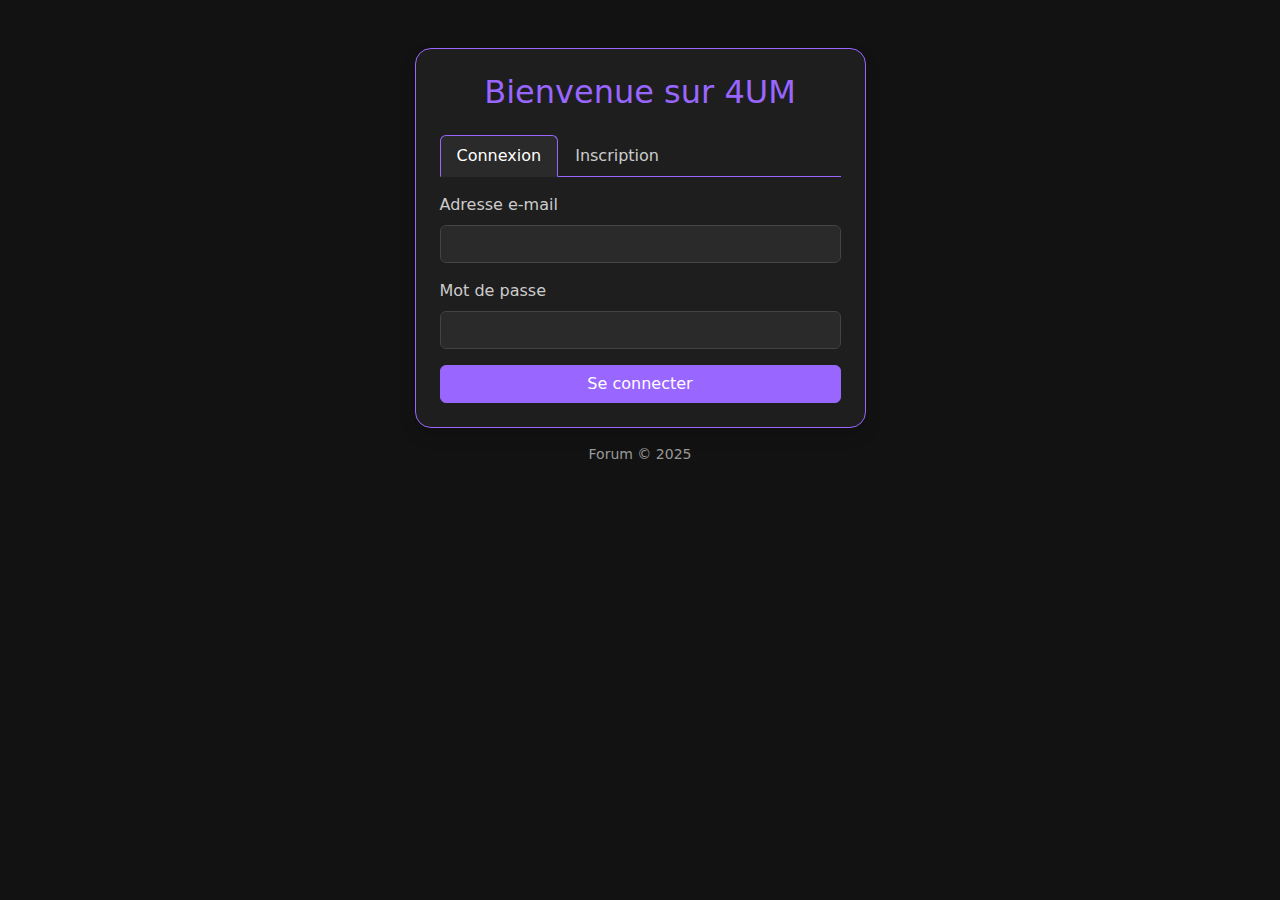
<file: projet/frontend/connexion/connexion.html>
<!DOCTYPE html>
<html lang="fr">
<head>
  <meta charset="UTF-8">
  <meta name="viewport" content="width=device-width, initial-scale=1">
  <title>Connexion / Inscription 4UM</title>
  <link rel="icon" type="image/png" href="../resources/logo.png">
  <link href="https://cdn.jsdelivr.net/npm/bootstrap@5.3.3/dist/css/bootstrap.min.css" rel="stylesheet">
  <link rel="stylesheet" href="../style.css">
  <script type="text/javascript" src="./../jquery.js"></script>
  <script type="text/javascript" src="script.js"></script>
</head>
<body class="bg-dark">

  <div class="container py-5">
    <div class="row justify-content-center">
      <div class="col-md-6 col-lg-5">
        <div class="card shadow rounded-4">
          <div class="card-body p-4">
            <h2 class="text-center mb-4">Bienvenue sur 4UM</h2>

            <!-- Onglets Connexion / Inscription -->
            <ul class="nav nav-tabs mb-3" id="authTab" role="tablist">
              <li class="nav-item" role="presentation">
                <button class="nav-link active" id="login-tab" data-bs-toggle="tab" data-bs-target="#login" type="button" role="tab">Connexion</button>
              </li>
              <li class="nav-item" role="presentation">
                <button class="nav-link" id="register-tab" data-bs-toggle="tab" data-bs-target="#register" type="button" role="tab">Inscription</button>
              </li>
            </ul>

            <!-- Contenu des onglets -->
            <div class="tab-content" id="authTabContent">
              <!-- Connexion -->
              <div class="tab-pane fade show active" id="login" role="tabpanel">
                <form id="connexionForm">
                  <div class="mb-3">
                    <label for="loginEmail" class="form-label">Adresse e-mail</label>
                    <input type="email" class="form-control" id="loginEmail" name="loginEmail" required>
                  </div>
                  <div class="mb-3">
                    <label for="loginMotDePasse" class="form-label">Mot de passe</label>
                    <input type="password" class="form-control" id="loginMotDePasse" name="loginMotDePasse" required>
                  </div>
                  <span class="form-text erreur" id="err_connexion"></span>
                  <button type="submit" class="btn btn-primary w-100">Se connecter</button>
                </form>
              </div>

              <!-- Inscription -->
              <div class="tab-pane fade" id="register" role="tabpanel">
                <form id="inscriptionForm">
                    <div class="mb-3">
                        <label for="inscriptionNom" class="form-label">Nom</label>
                        <input type="text" class="form-control" id="inscriptionNom" name="inscriptionNom" required>
                        <span class="form-text erreur" id="err_nom"></span>
                    </div>
                    <div class="mb-3">
                        <label for="inscriptionPrenom" class="form-label">Prénom</label>
                        <input type="text" class="form-control" id="inscriptionPrenom" name="inscriptionPrenom" required>
                        <span class="form-text erreur" id="err_prenom"></span>
                    </div>
                    <div class="mb-3">
                        <label for="inscriptionNomUtilisateur" class="form-label">Nom d'utilisateur</label>
                        <input type="text" class="form-control" id="inscriptionNomUtilisateur" name="inscriptionNomUtilisateur" required>
                        <span class="form-text erreur" id="err_nom_utilisateur"></span>
                    </div>
                    <div class="mb-3">
                        <label for="inscriptionAdresseMail" class="form-label">Adresse e-mail</label>
                        <input type="email" class="form-control" id="inscriptionAdresseMail" name="inscriptionAdresseMail" required>
                        <span class="form-text erreur" id="err_adresse_email"></span>
                    </div>
                    <div class="mb-3">
                        <label for="inscriptionMotDePasse" class="form-label">Mot de passe</label>
                        <input type="password" class="form-control" id="inscriptionMotDePasse" name="inscriptionMotDePasse" required>
                    </div>
                    <div class="mb-3">
                        <label for="registerConfirmPassword" class="form-label">Confirmer le mot de passe</label>
                        <input type="password" class="form-control" id="registerConfirmPassword" name="registerConfirmPassword" required>
                        <span class="form-text erreur" id="err_mot_de_passe_incorrect"></span>
                    </div>
                    <button type="submit" id="btnInscription" class="btn btn-primary w-100">S'inscrire</button>
                </form>
              </div>
            </div>

          </div>
        </div>
        <p class="text-center mt-3 text-muted small">Forum © 2025</p>
      </div>
    </div>
  </div>

  <script src="https://cdn.jsdelivr.net/npm/bootstrap@5.3.3/dist/js/bootstrap.bundle.min.js"></script>
</body>
</html>
</file>
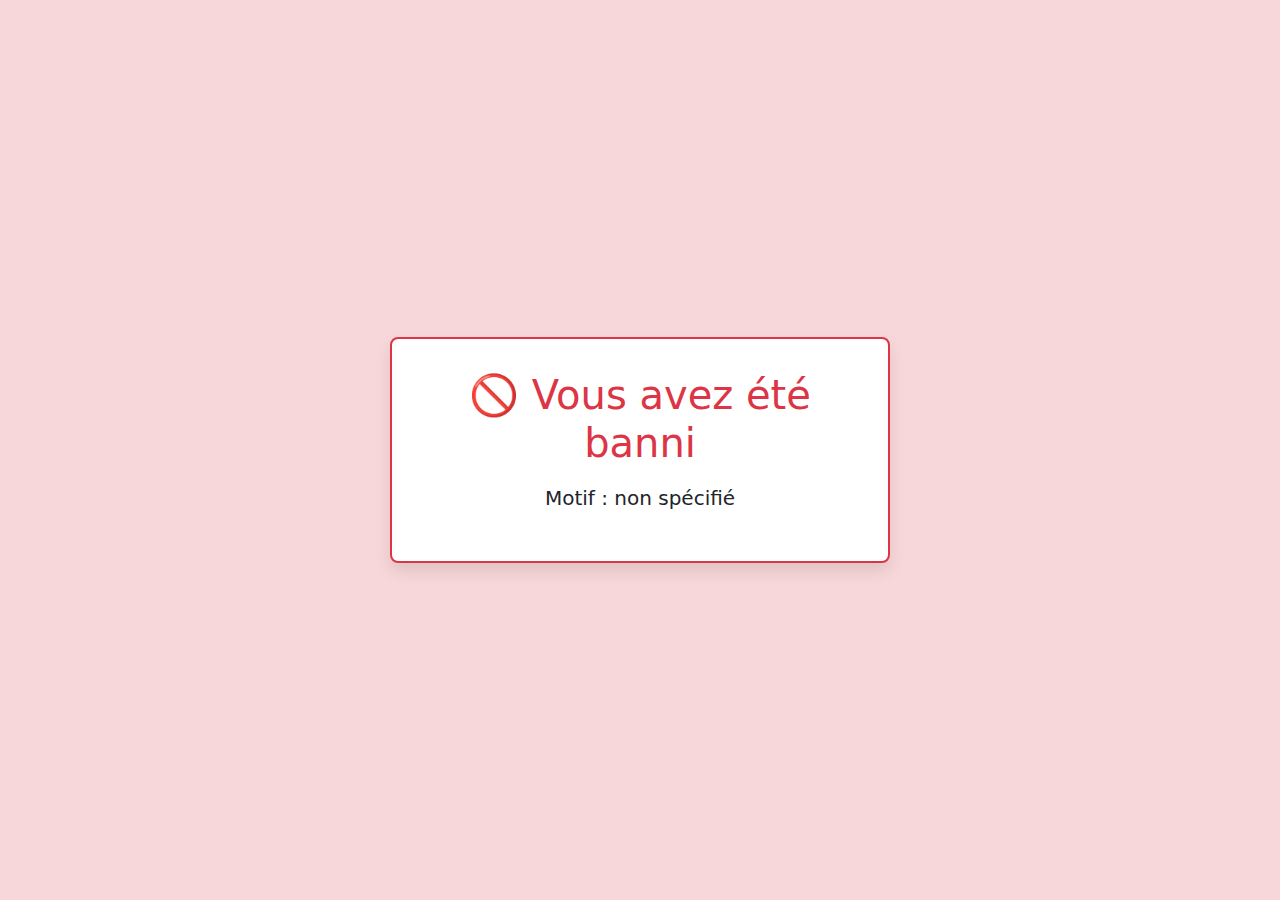
<file: projet/frontend/forum/bannissement.html>
<!DOCTYPE html>
<html lang="fr">
<head>
    <meta charset="UTF-8">
    <title>Accès interdit</title>
    <meta name="viewport" content="width=device-width, initial-scale=1">
    <!-- Bootstrap 5 CSS -->
    <link href="https://cdn.jsdelivr.net/npm/bootstrap@5.3.3/dist/css/bootstrap.min.css" rel="stylesheet">
    <style>
        body {
            background-color: #f8d7da;
            height: 100vh;
            display: flex;
            justify-content: center;
            align-items: center;
            padding: 1em;
        }
        .ban-box {
            background-color: #fff;
            border: 2px solid #dc3545;
            border-radius: 0.5rem;
            padding: 2rem;
            box-shadow: 0 0.5rem 1rem rgba(0,0,0,0.1);
            max-width: 500px;
        }
    </style>
</head>
<body>
    <div class="ban-box text-center">
        <h1 class="text-danger">🚫 Vous avez été banni</h1>
        <p id="motif" class="mt-3 fs-5"></p>
    </div>

    <script>
        const params = new URLSearchParams(window.location.search);
        document.getElementById("motif").textContent = "Motif : " + decodeURIComponent(params.get("raison") || "non spécifié");
    </script>
</body>
</html>
</file>
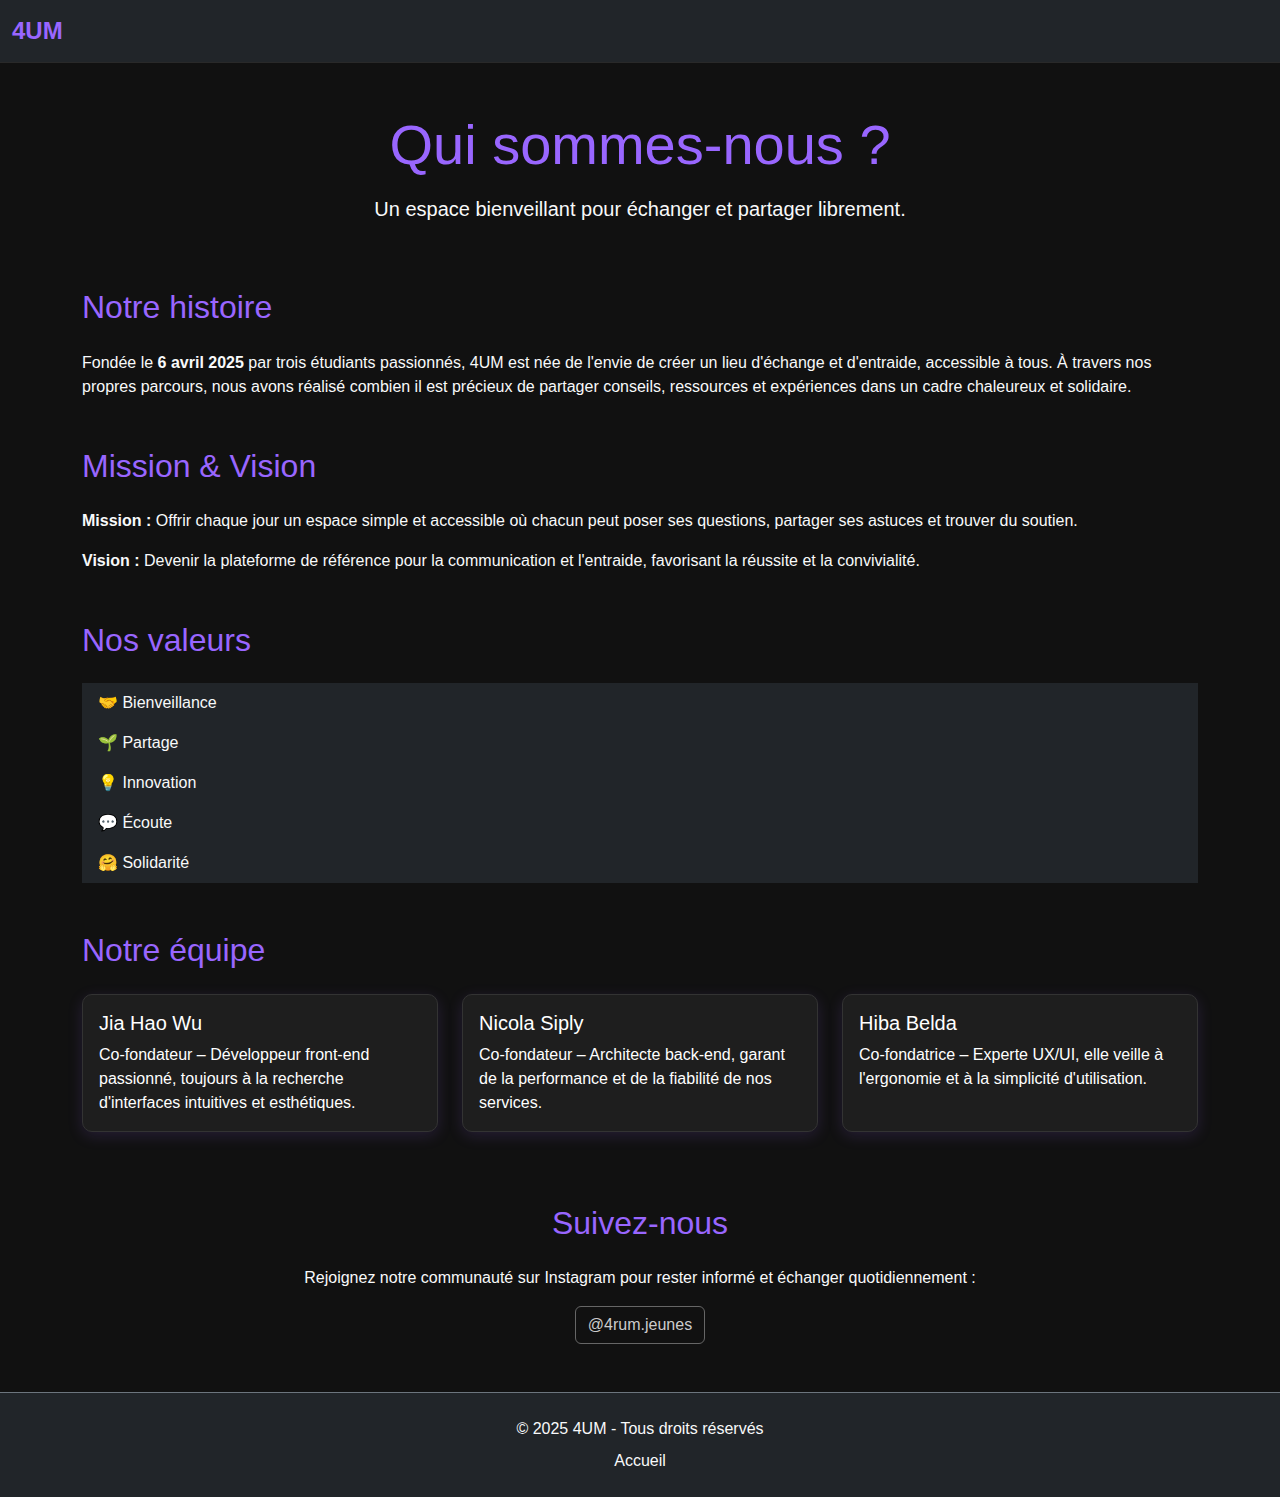
<file: projet/frontend/forum/quisommesnous.html>
<!DOCTYPE html>
<html lang="fr">

<head>
  <meta charset="UTF-8" />
  <meta name="viewport" content="width=device-width, initial-scale=1" />
  <title>4UM - Qui sommes-nous</title>
  <link rel="icon" type="image/png" href="../resources/logo.png" />
  <link href="https://cdn.jsdelivr.net/npm/bootstrap@5.3.3/dist/css/bootstrap.min.css" rel="stylesheet" />
  <script src="https://cdn.jsdelivr.net/npm/bootstrap@5.3.3/dist/js/bootstrap.bundle.min.js"></script>
  <link rel="stylesheet" href="style.css" />
</head>

<body class="bg-dark text-light">
  <!-- Navbar -->
  <nav class="navbar navbar-expand-lg navbar-dark bg-dark">
    <div class="container-fluid">
      <a class="navbar-brand" href="../forum/index.html">4UM</a>
      <button class="navbar-toggler" type="button" data-bs-toggle="collapse" data-bs-target="#navbarNav">
        <span class="navbar-toggler-icon"></span>
      </button>
      <div class="collapse navbar-collapse" id="navbarNav">
      </div>
    </div>
  </nav>

  <!-- Header -->
  <header class="container py-5 text-center">
    <h1 class="display-4">Qui sommes-nous ?</h1>
    <p class="lead mt-3">Un espace bienveillant pour échanger et partager librement.</p>
  </header>

  <!-- Notre histoire -->
  <section class="container mb-5">
    <h2 class="mb-4">Notre histoire</h2>
    <p>Fondée le <strong>6 avril 2025</strong> par trois étudiants passionnés, 4UM est née de l'envie de créer un lieu d'échange et d'entraide, accessible à tous. À travers nos propres parcours, nous avons réalisé combien il est précieux de partager conseils, ressources et expériences dans un cadre chaleureux et solidaire.</p>
  </section>

  <!-- Mission et Vision -->
  <section class="container mb-5">
    <h2 class="mb-4">Mission &amp; Vision</h2>
    <p><strong>Mission :</strong> Offrir chaque jour un espace simple et accessible où chacun peut poser ses questions, partager ses astuces et trouver du soutien.</p>
    <p><strong>Vision :</strong> Devenir la plateforme de référence pour la communication et l'entraide, favorisant la réussite et la convivialité.</p>
  </section>

  <!-- Nos valeurs -->
  <section class="container mb-5">
    <h2 class="mb-4">Nos valeurs</h2>
    <ul class="list-group list-group-flush">
      <li class="list-group-item bg-dark text-light">🤝 Bienveillance</li>
      <li class="list-group-item bg-dark text-light">🌱 Partage</li>
      <li class="list-group-item bg-dark text-light">💡 Innovation</li>
      <li class="list-group-item bg-dark text-light">💬 Écoute</li>
      <li class="list-group-item bg-dark text-light">🤗 Solidarité</li>
    </ul>
  </section>

  <!-- Équipe -->
  <section class="container mb-5">
    <h2 class="mb-4">Notre équipe</h2>
    <div class="row">
      <div class="col-md-4 mb-4">
        <div class="card h-100 text-dark">
          <div class="card-body">
            <h5 class="card-title">Jia Hao Wu</h5>
            <p class="card-text">Co-fondateur – Développeur front-end passionné, toujours à la recherche d'interfaces intuitives et esthétiques.</p>
          </div>
        </div>
      </div>
      <div class="col-md-4 mb-4">
        <div class="card h-100 text-dark">
          <div class="card-body">
            <h5 class="card-title">Nicola Siply</h5>
            <p class="card-text">Co-fondateur – Architecte back-end, garant de la performance et de la fiabilité de nos services.</p>
          </div>
        </div>
      </div>
      <div class="col-md-4 mb-4">
        <div class="card h-100 text-dark">
          <div class="card-body">
            <h5 class="card-title">Hiba Belda</h5>
            <p class="card-text">Co-fondatrice – Experte UX/UI, elle veille à l'ergonomie et à la simplicité d'utilisation.</p>
          </div>
        </div>
      </div>
    </div>
  </section>

  <!-- Suivez-nous -->
  <section class="container mb-5 text-center">
    <h2 class="mb-4">Suivez-nous</h2>
    <p>Rejoignez notre communauté sur Instagram pour rester informé et échanger quotidiennement :</p>
    <a href="https://instagram.com/4rum.jeunes" target="_blank" class="btn btn-outline-light">@4rum.jeunes</a>
  </section>

  <!-- Pied de page -->
  <footer class="footer mt-5 py-4 bg-dark text-light border-top border-secondary">
    <div class="container text-center">
      <p class="mb-2">© 2025 4UM - Tous droits réservés</p>
      <div class="footer-links">
        <a href="index.html" class="text-light mx-2">Accueil</a> 
      </div>
    </div>
  </footer>
</body>

</html>
</file>
<file: projet/frontend/style.css>
/* Couleurs globales */
body.bg-dark {
    background-color: #121212 !important;
    color: #ffffff;
  }
  .profil-texte-blanc {
    color: white;
}

  
  /* Cartes */
  .card {
    background-color: #1e1e1e;
    border: 1px solid #9966FF;
    box-shadow: 0 0 15px rgba(153, 102, 255, 0.3);
  }
  
  /* Titres */
  h2 {
    color: #9966FF;
  }
  
  /* Champs de formulaire */
  .form-control {
    background-color: #2a2a2a;
    border: 1px solid #444;
    color: #ffffff;
  }
  
  .form-control:focus {
    background-color: #2a2a2a;
    color: #ffffff;
    border-color: #9966FF;
    box-shadow: 0 0 0 0.25rem rgba(153, 102, 255, 0.25);
  }
  
  /* Labels */
  .form-label {
    color: #cccccc;
  }
  
  /* Texte d'erreur */
  .form-text.erreur {
    color: #ff6b6b;
  }
  
  /* Boutons principaux */
  .btn-primary {
    background-color: #9966FF;
    border-color: #9966FF;
    color: #fff;
  }
  
  .btn-primary:hover,
  .btn-primary:focus {
    background-color: #7a4dff;
    border-color: #7a4dff;
  }
  
  /* Nav-tabs (onglets) */
  .nav-tabs {
    border-bottom: 1px solid #9966FF;
  }
  
  .nav-tabs .nav-link {
    background-color: transparent;
    color: #ccc;
    border: 1px solid transparent;
  }
  
  .nav-tabs .nav-link.active {
    background-color: #2a2a2a;
    color: #fff;
    border-color: #9966FF #9966FF #2a2a2a;
  }
  
  /* Texte muted */
  .text-muted {
    color: #999 !important;
  }
  
  /* Ombres custom si besoin */
  .shadow-custom {
    box-shadow: 0 0 20px rgba(153, 102, 255, 0.2);
  }
  
  .card-title {
    color: #ffffff;
  }


  .btn-creer-post {
    background-color: transparent;
    border: 1px solid #9966FF;
    color: #ccc;
    font-weight: normal;
    padding: 6px 16px;
    font-size: 0.9rem;
    border-radius: 20px;
    opacity: 0.85;
    transition: all 0.3s ease-in-out;
    text-decoration: none; 
}

.btn-creer-post:hover {
  background-color: #9966FF20;
  color: #ffc107;
  border-color: #ffc107;
  opacity: 1;
  text-decoration: none;
}
.profil-card {
  background-color: #2c2f33;
  color: white;
  border-radius: 15px;
  box-shadow: 0 8px 16px rgba(0, 0, 0, 0.3);
  transition: transform 0.3s;
}

.profil-card:hover {
  transform: scale(1.02);
}

.profil-info {
  font-size: 1.1rem;
  margin-bottom: 0.8rem;
}

.btn-animate:hover {
  transform: scale(1.05);
  transition: 0.2s ease-in-out;
}

.profil-icon {
  margin-right: 8px;
  animation: pulse 2s infinite;
}

@keyframes pulse {
  0%, 100% {
    opacity: 1;
    transform: scale(1);
  }
  50% {
    opacity: 0.6;
    transform: scale(1.05);
  }
}

.footer {
  border-top: 1px solid rgba(255, 255, 255, 0.1);
}

.footer a {
  text-decoration: none;
  transition: color 0.2s ease-in-out;
}

.footer a:hover {
  color: #ffc107;
  text-decoration: underline;
}
</file>
<file: projet/frontend/forum/style.css>
/* === Base === */
body.bg-dark {
  background-color: #111 !important;
  color: #f0f0f0;
  font-family: 'Segoe UI', Tahoma, Geneva, Verdana, sans-serif;
}

a {
  text-decoration: none;
  transition: all 0.3s ease-in-out;
}

a:hover {
  color: #ffc107;
}

/* === Navbar === */
.navbar {
  background-color: #1a1a1a;
  border-bottom: 1px solid #292929;
}

.navbar-brand {
  color: #9966FF !important;
  font-weight: bold;
  font-size: 1.5rem;
}

.navbar-nav .nav-link {
  color: #ccc !important;
  margin-left: 0.5rem;
}

.navbar-nav .nav-link:hover {
  color: #fff !important;
}

/* === Titres === */
h1, h2, h3, h4 {
  color: #9966FF;
  margin-bottom: 1rem;
}

/* === Cartes === */
.card {
  background-color: #1e1e1e;
  border: 1px solid #333;
  border-radius: 10px;
  box-shadow: 0 4px 15px rgba(153, 102, 255, 0.15);
  transition: transform 0.3s ease;
  color: white; /* Texte en blanc dans les cartes */
}

.card:hover {
  transform: scale(1.01);
}

.card-title {
  color: white;
}

.card p {
  color: white; /* Assurer que les paragraphes dans la carte sont également blancs */
}

/* === Formulaire === */
.form-control {
  background-color: #2a2a2a;
  border: 1px solid #444;
  color: #fff; /* Texte visible en blanc */
  transition: border-color 0.3s ease, box-shadow 0.3s ease;
}

.form-control:focus {
  border-color: #9966FF;
  box-shadow: 0 0 0 0.2rem rgba(153, 102, 255, 0.2);
}

.form-control::placeholder {
  color: #aaa;
  opacity: 1;
}

.form-label {
  color: #ddd; /* Assure que les labels sont visibles */
}

.form-text.erreur {
  color: #ff4d4d;
  font-size: 0.9rem;
}

.form-check-label {
  color: #ccc;
}

.form-check-input {
  background-color: #2a2a2a;
  border: 1px solid #444;
}

/* === Boutons === */
.btn-primary {
  background-color: #9966FF;
  border-color: #9966FF;
  color: white;
  font-weight: bold;
  transition: background-color 0.3s ease, border-color 0.3s ease;
}

.btn-primary:hover {
  background-color: #7f4cff;
  border-color: #7f4cff;
}

.btn-outline-light {
  border-color: #666;
  color: #ccc;
}

.btn-outline-light:hover {
  background-color: #9966FF30;
  border-color: #9966FF;
  color: #fff;
}

/* === Sidebar === */
.sidebar {
  background-color: #1c1c1c;
  padding: 1rem;
  border-radius: 8px;
  border: 1px solid #333;
}

.list-group-item {
  background-color: #2c2c2c;
  border: none;
  color: #ccc;
}

.list-group-item.active,
.list-group-item:hover {
  background-color: #9966FF;
  color: white;
}

/* === Zone Publications === */
#zone-publications .card {
  margin-bottom: 1.5rem;
}

/* === Footer === */
.footer {
  border-top: 1px solid #333;
  padding: 20px 0;
  color: #aaa;
  text-align: center;
  margin-top: 3rem;
}

.footer a {
  color: #ccc;
}

.footer a:hover {
  color: #9966FF;
}

/* === Carte Profil === */
.profil-card {
  background-color: #2c2f33;
  color: white;
  border-radius: 15px;
  box-shadow: 0 8px 16px rgba(0, 0, 0, 0.3);
  transition: transform 0.3s;
}

.profil-card h2,
.profil-card p,
.profil-card span,
.profil-card strong {
  color: white;
}

/* === Message de confirmation === */
#confirmationMessage {
  font-size: 1.1rem;
  color: #28a745; /* Vert pour confirmer le succès */
  transition: opacity 0.3s ease;
}

/* === Transition améliorée pour les champs du formulaire === */
.form-control:focus {
  border-color: #9966FF;
  box-shadow: 0 0 0 0.2rem rgba(153, 102, 255, 0.2);
}

/* === Publication Dynamique === */
#zone-publications .card-subtitle,
#zone-publications .blockquote-footer {
  color: #aaa; /* Date + auteur dans un gris clair */
  font-style: italic;
  font-size: 0.9rem;
}

#zone-publications .card-title {
  color: #9966FF; /* Titre publication en violet */
}

#zone-publications .card-text {
  color: #f0f0f0;
}

#zone-publications .input-group input.form-control {
  background-color: #2a2a2a;
  border: 1px solid #444;
  color: #fff;
}

#zone-publications .input-group input::placeholder {
  color: #aaa;
}

#zone-publications .input-group .btn {
  border-color: #9966FF;
  color: #9966FF;
  background-color: transparent;
  transition: all 0.3s ease-in-out;
}

#zone-publications .input-group .btn:hover {
  background-color: #9966FF;
  color: #fff;
}
</file>
